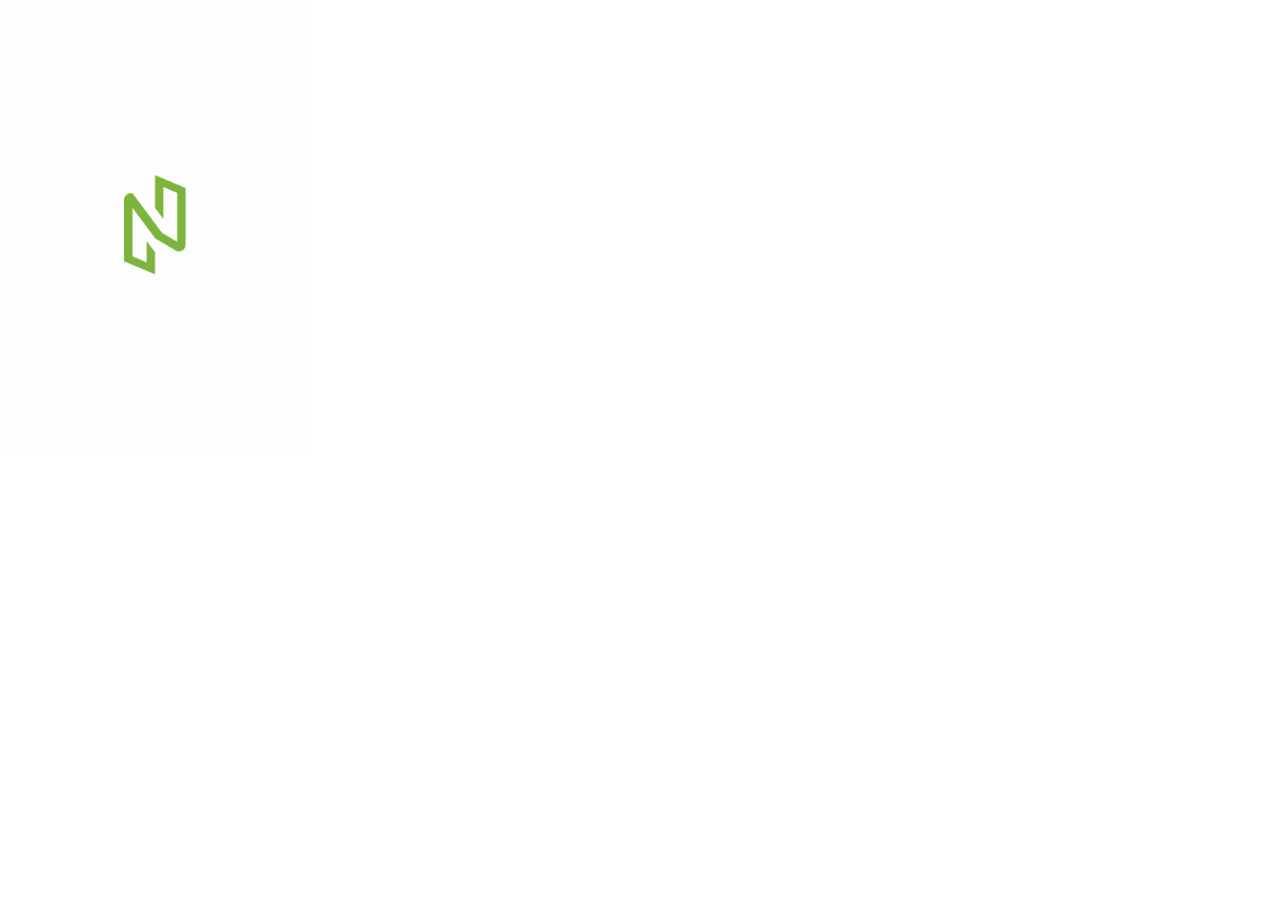
<file: activities/index.html>
<!--
  This is the popup  HTML file. It will appear whenever the user
  presses the extension button.  It just a plain old web page!
  But it can communicate with the background and content scripts
-->

<!DOCTYPE html>
<html>
  <head>
    <meta charset="UTF-8">
    <title>NULS Bridge</title>

    <script language="JavaScript" type="text/javascript" src="/library/jquery351.min.js"></script>

    <script language="JavaScript" src="jsupport/index.js" type="text/javascript"></script>

	<link rel="stylesheet" media="all" href="/css/base.css" type="text/css">
	<link rel="stylesheet" media="all" href="/css/style.css" type="text/css">

  </head>
  <body>
  
  <div class="container">
	<div class="centerbody">
		
		<center>
		<img src="/assets/nuls.png" height="100px" id="mainlogo"/>
		</center>

	</div>

  </div>
  
  </body>
</html>
</file>
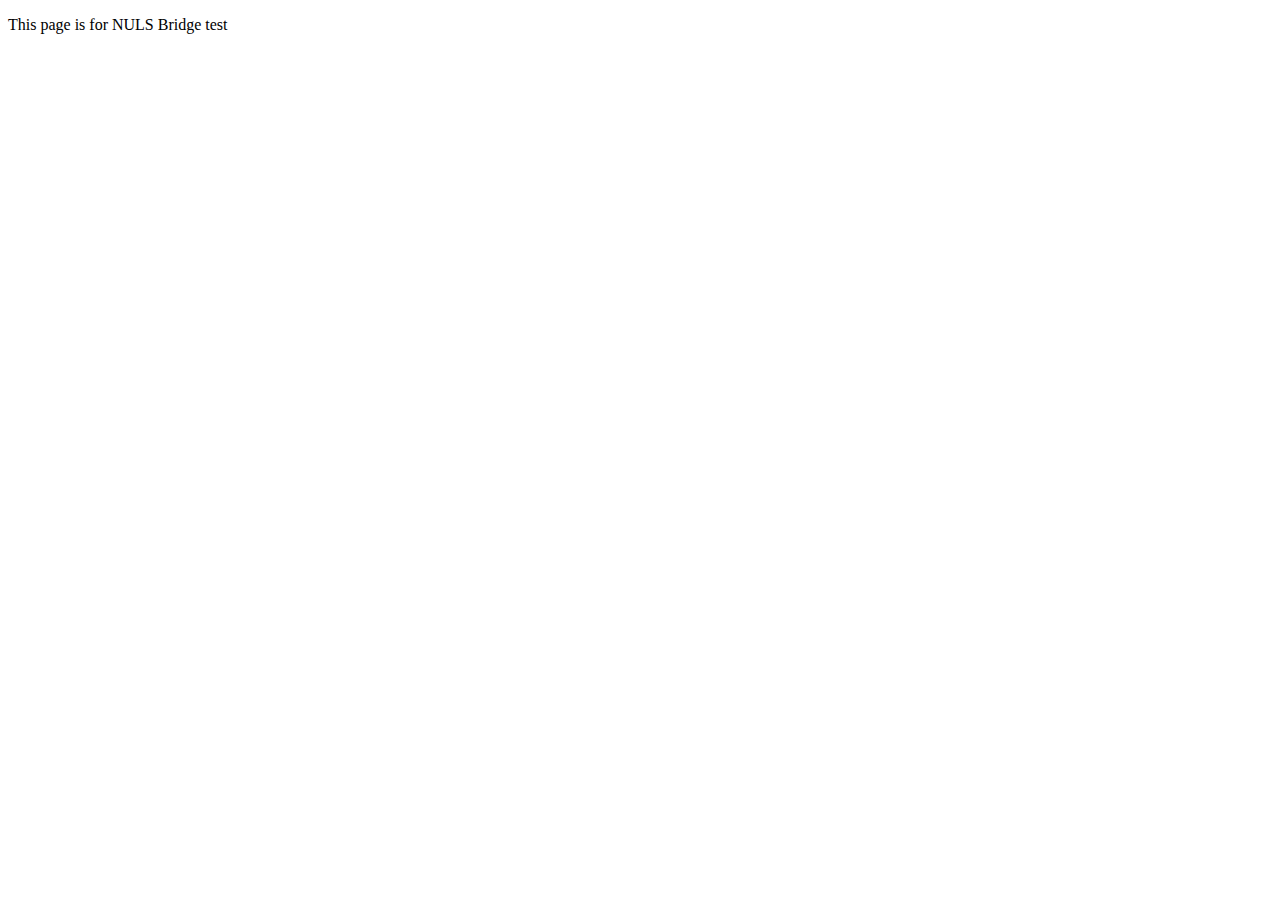
<file: test/index.html>
<!DOCTYPE html>
    <html lang="en">
        <head>
            <meta charset="UTF-8">
            <title>NULS Bridge Test</title>

        </head>
        <body onload="myFunction()">
            <p>This page is for NULS Bridge test</p>

			<script type="text/javascript">
                async function myFunction() {

                    if (typeof window.bridge !== 'undefined') {
                        console.log('Bridge is installed!');

                        // console.log(await bridge.isConnected());
                        if(!await bridge.isConnected()) {
                            console.log("Invoking Connection to Bridge");
                            console.log("Authorization ---> "+await bridge.enable());
                        }

                        // console.log("Switch Account ---> "+await bridge.switchAccount());
                        // await bridge.switchAccount();
                        var wallet = await bridge.getDefaultWallet();
                        console.log("Selected Address ---> "+ wallet.address);
                        console.log("Selected Chain ---> "+ wallet.chain_id);

                        //
                        // console.log("Connected to Bridge");
                        //
                        var coinbalance =
                            await bridge.getBalance(address="tNULSeBaMhmHrnX4XJHbZxR4ypRun52s1uYnJB", chainid=2, assetChainId=2);
                        var tokenbalance = await bridge.getTokenBalance("tNULSeBaMhmHrnX4XJHbZxR4ypRun52s1uYnJB", 2, "tNULSeBaNBWvMJc6RxtwabsDux3mgPjEKtb3Lm");
                        console.log("TokenBalance - " + JSON.stringify(tokenbalance));
                        console.log("CoinBalance - " + JSON.stringify(coinbalance));

                        // var inputs = {
                        //     "chainid": wallet.chain_id,
                        //     "contractAddress": "tNULSeBaN2TLFuecRgASzC7KdbfjhbGD9MthHQ",
                        //     "methodName": "issue",
                        //     "args": ["XCVGHNJ2134"],
                        //     "value": 0,
                        //     "sender": wallet.address
                        // };

                        var inputs = {
                            "chainid": wallet.chain_id,
                            "contractAddress": "tNULSeBaN95dabebc1YJiYDfaHaUvRjSFM9TXS",
                            "methodName": "storeVault",
                            "args": ["RNA"],
                            "value": 2 * 100000000,
                            "sender": wallet.address
                        };

                        console.log("Contract Write ---> "+JSON.stringify(await bridge.contractWrite(inputs)));

                        var callargs = {
                            "chainid": wallet.chain_id,
                            "contractAddress": "tNULSeBaN2TLFuecRgASzC7KdbfjhbGD9MthHQ",
                            "methodName": "isIssued",
                            "args": ["XCVGBHNJ1234"]
                        };

                        // console.log("Contract Call ---> "+JSON.stringify(await bridge.contractCall(callargs)));
                        //
                        // console.log("DeAuthorized ---> "+await bridge.disable());

                    } else {
                        console.log('Bridge is not installed!');
                    }

                }

			</script>


        </body>

    </html>
</file>
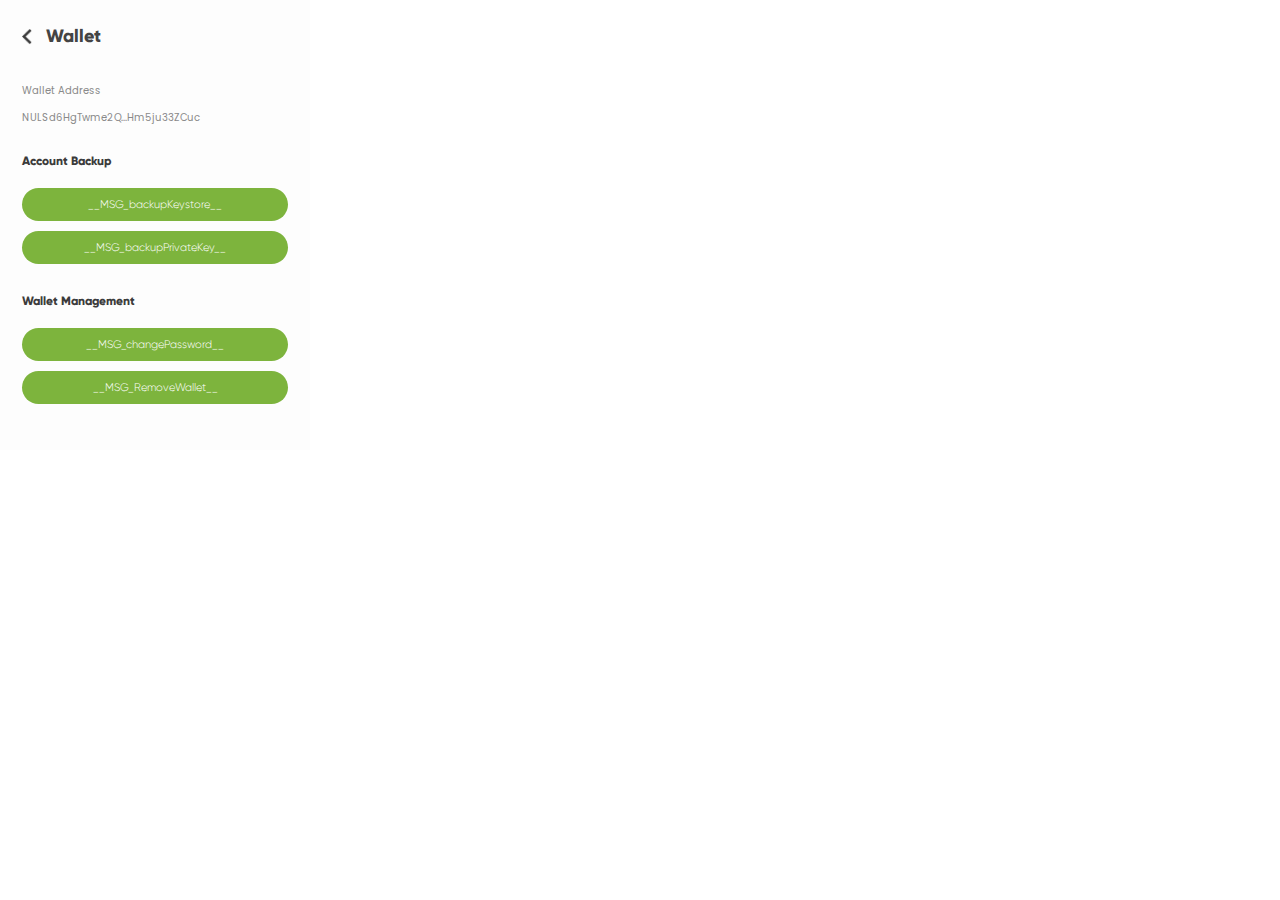
<file: activities/editwallet.html>
<!--
  This is the popup  HTML file. It will appear whenever the user
  presses the extension button.  It just a plain old web page!
  But it can communicate with the background and content scripts
-->

<!DOCTYPE html>
<html>
<head>
    <meta charset="UTF-8">
    <title>NULS Bridge</title>
    <script language="JavaScript" type="text/javascript" src="/library/jquery351.min.js"></script>
    <script src="/library/buffer.js" type="text/javascript"></script>

    <script src="/library/nuls-sdk.js" type="text/javascript"></script>
    <script src="/library/nuls-api.js" type="text/javascript"></script>
    <script src="jsupport/editwallet.js" type="text/javascript"></script>
    <script src="/library/utils.js" type="text/javascript"></script>
    <link href="https://fonts.googleapis.com/css2?family=Poppins:wght@200;400&display=swap" rel="stylesheet">

    <link rel="stylesheet" media="all" href="/css/base.css" type="text/css">
    <link rel="stylesheet" media="all" href="/css/style.css" type="text/css">

</head>
<body>

<div class="container">

    <nav>
        <a href="/activities/management.html"><img src="/assets/backsmall.png" width="10px" class="mrgr10 pointer"/></a>
        <span class="headbold" data-localize="__MSG_wallet__">Wallet</span>

        <div class="float-right">
            <div class="dropdown" style="float:right;">
            </div>
        </div>
    </nav>

    <div class="edit_container mrgt10">

        <p class="phead mrgb5" data-localize="__MSG_walletAddress__">Wallet Address</p>
        <span class="account_address" id="crnt_acc_address">NULSd6HgTwme2Q...Hm5ju33ZCuc</span>

        <br>
        <br>
        <div id="view_edwlt_home">
            <p class="pheadb mrgb10" data-localize="__MSG_accountBackup__">Account Backup</p>
            <button class="greencurvedlight mrgt10 wdth100 wlt_edit" id="wlt_keystore">__MSG_backupKeystore__</button>
            <button class="greencurvedlight mrgt10 wdth100 wlt_edit" id="wlt_prikey">__MSG_backupPrivateKey__</button>

            <p class="pheadb mrgb10 mrgt30" data-localize="__MSG_walletManagement__">Wallet Management</p>
            <button class="greencurvedlight mrgt10 wdth100" id="wlt_pass">__MSG_changePassword__</button>
            <button class="greencurvedlight mrgt10 wdth100 wlt_edit" id="wlt_delete">__MSG_RemoveWallet__</button>

        </div>
        <div id="view_edwlt_auth" class="hide">
            <p class="pheadb mrgb10" id="edit_auth_title" data-localize="__MSG_accountBackup__">Account Backup</p>
            <input type="password" id="edwlt_pass" placeholder="Enter Wallet Password"/>
            <input type="hidden" id="manage_action" value="">
            <p id="auth_error" class="perror mrgb15 mrgt5 hide"><img src="/assets/false.png" width="12" class="mrgr10"><span id="auth_error_message">Password Invalid!</span></p>
            <div class="mrgt10">
                <button class="greencurved mrgr3 closeview" style="background: #3b3b3b; width: 36.6%;" id="transaction_cancel">__MSG_cancel_Caps__</button>
                <button class="greencurved wdth60" id="transaction_confirm"><span id="trns_txt">__MSG_confirm_CAPS__</span><img src="/assets/forward.png" class="btn_ico mrgl10" id="trns_ico" width="10px"></button>
            </div>


            <div id="view_privatekey" class="mrgt20 hide">
                <p class="pheadb" data-localize="__MSG_privateKey__">Private Key</p>
                <input type="text" id="edwlt_prikey" placeholder="Your Wallet Private Key"/>
            </div>

        </div>
        <div id="view_edwlt_changepass" class="hide">
            <p class="pheadb" data-localize="__MSG_currentPassword__">Current Password</p>
            <input type="password" id="change_current" placeholder="Enter Current Wallet Password"/>
            <p class="pheadb mrgt10" data-localize="__MSG_enterNewPassword__">New Password</p>
            <input type="password" id="change_new" placeholder="Enter New Wallet Password"/>
            <p class="pheadb mrgt10" data-localize="__MSG_confirmNewPassword__">Confirm New Password</p>
            <input type="password" id="change_confirm" placeholder="Confirm New Wallet Password"/>
            <p id="change_error" class="perror mrgb15 mrgt5 hide"><img src="/assets/false.png" width="12" class="mrgr10"><span id="chagne_error_message">Password Invalid!</span></p>
            <p id="change_success" class="psuccess mrgb15 mrgt5 hide"><img src="/assets/true.png" width="12" class="mrgr10"><span id="chagne_success_message">Password Changed Successfully</span></p>

            <div class="mrgt10 mrgb15">
                <button class="greencurved mrgr3 closeview" style="background: #3b3b3b; width: 36.6%;" id="change_cancel">__MSG_cancel_Caps__</button>
                <button class="greencurved wdth60" id="passchange_confirm"><img src="/assets/change.png" class="btn_ico mrgr10" width="10px"><span>__MSG_change_CAPS__</span></button>
            </div>

        </div>

    </div>
</div>
<script src="jsupport/localize.js" type="text/javascript"></script>

</body>
</html>
</file>
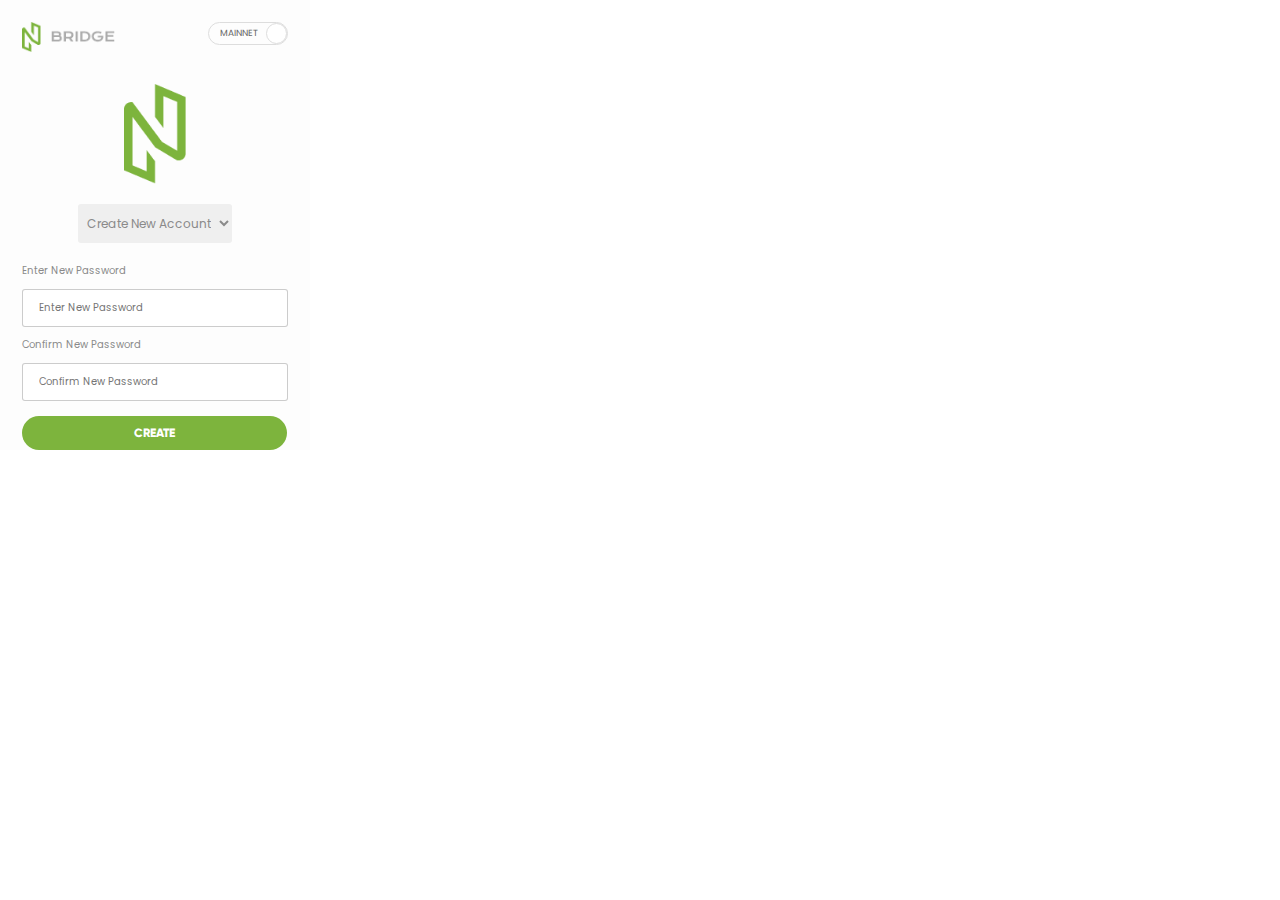
<file: activities/gettingstarted.html>
<!--
  This is the popup  HTML file. It will appear whenever the user
  presses the extension button.  It just a plain old web page!
  But it can communicate with the background and content scripts
-->

<!DOCTYPE html>
<html>
  <head>
    <meta charset="UTF-8">
    <title>NULS Bridge</title>

  	<script src="/library/buffer.js" type="text/javascript"></script>
  	<script src="/library/nuls-sdk.js" type="text/javascript"></script>
    <script language="JavaScript" type="text/javascript" src="/library/jquery351.min.js"></script>

    <script src="jsupport/gettingstarted.js" type="text/javascript"></script>
	<link href="https://fonts.googleapis.com/css2?family=Poppins:wght@200;400&display=swap" rel="stylesheet">

	<link rel="stylesheet" media="all" href="/css/base.css" type="text/css">
	<link rel="stylesheet" media="all" href="/css/style.css" type="text/css">

  </head>
  <body>
  
  <div class="container">
	  <nav>
		  <a href="/activities/index.html"><img src="/assets/bridge.png" height="30px"/></a>
		  <div class="float-right">
			  <div class="onoffswitch">
				  <input type="checkbox" name="onoffswitch" class="onoffswitch-checkbox" id="myonoffswitch" tabindex="0" checked>
				  <label class="onoffswitch-label" for="myonoffswitch">
					  <span class="onoffswitch-inner"></span>
					  <span class="onoffswitch-switch"></span>
				  </label>
			  </div>
		  </div>
	  </nav>
		
		
	<div class="mainbody">
		
		<center>
		<img src="/assets/nuls.png" height="100px" id="mainlogo"/>
		
		<select class="getstart_select" id="newaccounttype">
			<option value="new_account" data-localize="__MSG_createNewAccount__">Create New Account</option>
			<option value="private_key" data-localize="__MSG_importPrivateKey__">Import Private Key</option>
			<option value="keystore" data-localize="__MSG_importKeystore__">Import Keystore</option>
		</select>
		
		</center>
		
		<div>
			<div id="gs_view_createaccount" class="">
				<p class="phead" data-localize="__MSG_enterNewPassword__">Enter New Password</p>
				<input type="password" id="createaccount_newpass" placeholder="Enter New Password"/>
				
				<p class="phead" data-localize="__MSG_confirmNewPassword__">Confirm New Password</p>
				<input type="password" id="createaccount_confirmpass" placeholder="Confirm New Password"/>
				<p id="createaccount_error" class="perror mrgb5 hide"><img src="/assets/false.png" width="12" class="mrgr10"><span id="createaccount_error_message">Mismatch Password!</span></p>
				<button class="greencurved mrgt5" id="btn_createaccount" style="width:99.6%;" data-localize="__MSG_create_Caps__">CREATE</button>

			</div>

			<div id="gs_view_importpkey" class="hide">
				<p class="phead" data-localize="__MSG_enterYourPrivateKey__">Enter Private Key</p>
				<textarea placeholder="Enter Private Key" id="import_pri"></textarea>
				
				<p class="phead" data-localize="__MSG_enterNewPassword__">Enter New Password</p>
				<input type="password" placeholder="Enter New Password" id="import_newpass"/>
				
				<p class="phead" data-localize="__MSG_confirmNewPassword__">Confirm New Password</p>
				<input type="password" placeholder="Confirm New Password" id="import_confirmpass"/>
				<p id="import_error" class="perror mrgb5 hide"><img src="/assets/false.png" width="12" class="mrgr10"><span id="import_error_message">Private Key Invalid!</span></p>
				<button class="greencurved wdth100 mrgt5" id="btn_privatekey" data-localize="__MSG_importAccount_Caps__">IMPORT ACCOUNT</button>

			</div>
			<div id="gs_view_keystore" class="hide">
				<input type="file" id="upload_keystore_file" class="hide" accept=".keystore"/>
				<div class="filedrop" id="upload_keystore">
					<center>
						<img src="/assets/fileupload.png" height="70px" id="keystore_done"/>
						<p class="phead mrgt10" data-localize="__MSG_clickToUploadKeyStoreFile__">Click to Upload KeyStore File</p>
					</center>
				</div>
				<div id="keystore_pass_view" class="hide">
				<input type="password" class="mrgt20" placeholder="Enter keystore Password" id="keystore_pass"/>
				<p id="keystore_error" class="perror mrgb5 hide"><img src="/assets/false.png" width="12" class="mrgr10"><span id="keystore_error_message">Incorrect Password!</span></p>
				<button class="greencurved wdth100 mrgt5" id="btn_keystore" data-localize="__MSG_importKeyStore_Caps__">IMPORT KEYSTORE</button>
				</div>


			</div>
			
		</div>
		
		
	</div>
		
		<br>
	  

  </div>
  <script src="jsupport/localize.js" type="text/javascript"></script>

  </body>
</html>
</file>
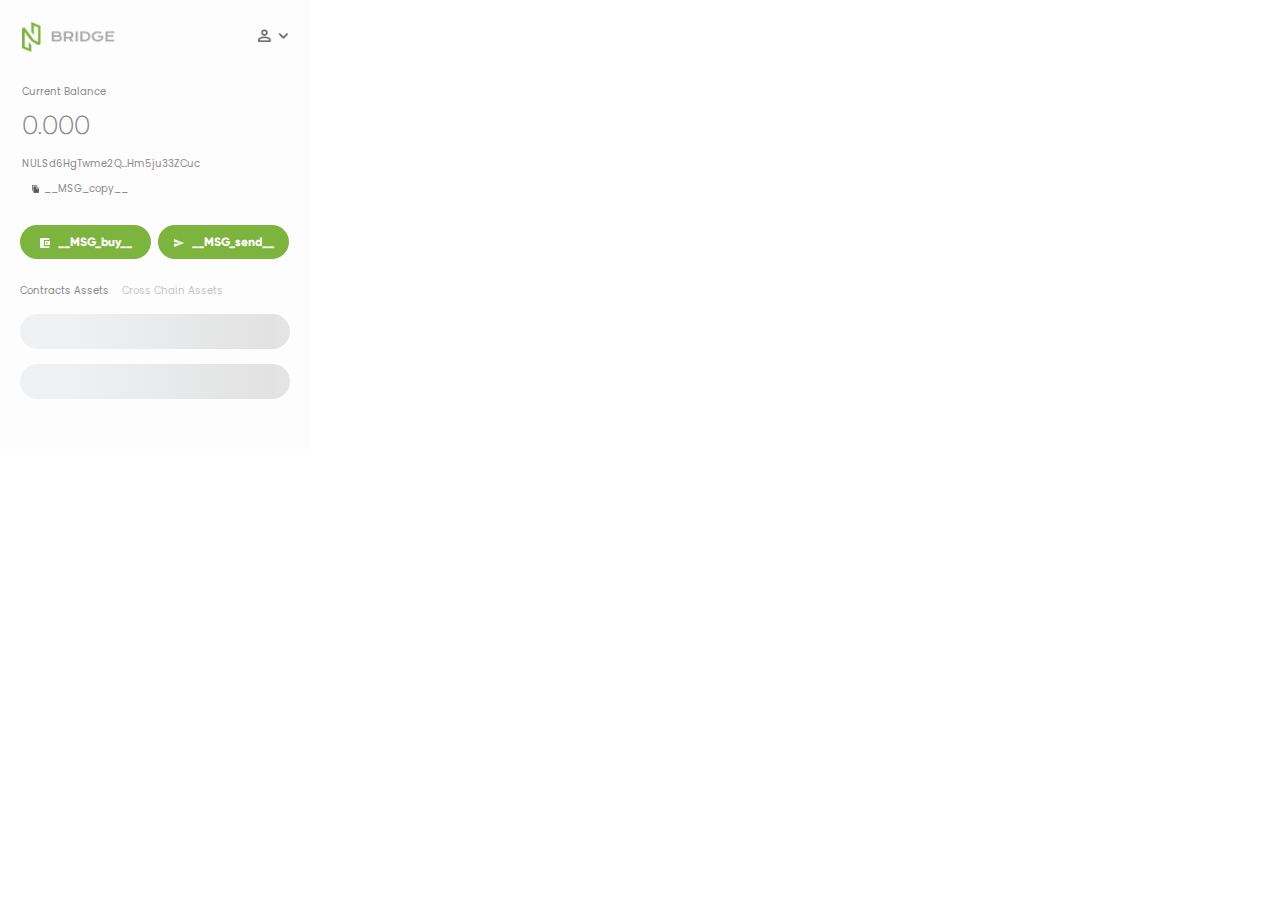
<file: activities/home.html>
<!DOCTYPE html>
<html>
  <head>
    <meta charset="UTF-8">
    <title>NULS Bridge</title>
    <script language="JavaScript" type="text/javascript" src="/library/jquery351.min.js"></script>
	  <script src="/library/buffer.js" type="text/javascript"></script>

    <script src="/library/nuls-sdk.js" type="text/javascript"></script>
    <script src="/library/nuls-api.js" type="text/javascript"></script>
    <script src="jsupport/home.js" type="text/javascript"></script>
    <script src="/library/utils.js" type="text/javascript"></script>
	<link href="https://fonts.googleapis.com/css2?family=Poppins:wght@200;400&display=swap" rel="stylesheet">

	<link rel="stylesheet" media="all" href="/css/base.css" type="text/css">
	<link rel="stylesheet" media="all" href="/css/style.css" type="text/css">

  </head>
  <body>
  
  <div class="container" id="bridgeapp">

	  <nav>
		  <img src="/assets/bridge.png" height="30px" id="nulslogo"/>
		  <div class="float-right">
			  <div class="dropdown" style="float:right;">
		  		<img src="/assets/accounts.png" width="30px" id="showAccounts" class="dropbtn pointer" />

				  <div id="myDropdown" class="dropdown-content">

					  <div id="menuview_testnet" class="mrgt9">
						  <p class="menuheadp">Test Network</p>
						  <p class="navmenu_low" id="def_test_wallet">No accounts found...</p>
					  </div>
					  <div id="menuview_mainnet" class="mrgt15">
						  <p class="menuheadp">Main Network</p>
						  <p class="navmenu_low" id="def_main_wallet">No accounts found...</p>
					  </div>
					  <div id="menuview_all" class="mrgt15 mrgb5">
						  <p class="menuheadp">Other</p>

					  </div>

				  </div>

			  </div>
		  </div>
	  </nav>

	<div class="view_home">
		<div class="mainbody">
			<p class="phead" data-localize="__MSG_currentBalance__">Current Balance</p>
			<p class="coinbalance" id="coinbalance">0.000</p>
			<div>
				<span class="account_address mrgt20" id="crnt_acc_address">NULSd6HgTwme2Q...Hm5ju33ZCuc</span>
				<input id="fulladdress" type="hidden" value="">

				<div class="tooltip mrgb5">
					<span class="tooltiptext" id="myTooltip">__MSG_copyAddress__</span>
					<span class="account_address pointer" id="copyAddress"><img src="/assets/copy.png" class="copy_ico" width="7px">__MSG_copy__</span>
				</div>
			</div>


		</div>
		<div class="wallet_action">
			<button class="greencurved mrgr3 wdthbutton" id="buynuls"><img src="/assets/buy.png" class="btn_ico" width="10px"> __MSG_buy__</button>
			<button class="greencurved wdthbutton" id="sendNuls"><img src="/assets/send.png" class="btn_ico" width="10px"> __MSG_send__</button>
		</div>

		<div class="assets_view" id="assets_container">

			<p class="phead mrgb15"><span class="mrgr10 assetsview pointer" id="tokens" data-localize="__MSG_contractsAssets__">Contracts Assets </span> <span class="op5 assetsview pointer" id="crosschain" data-localize="__MSG_crossChainAssets__"> Cross Chain Assets</span></p>
			<div id="list_token">
				<div id="loader_token">
					<div class="covershim animate din mrgt12 mrgb15" style="height: 35px"></div>
					<div class="covershim animate din mrgb15" style="height: 35px"></div>
				</div>
				<div id="tokenslist">

				</div>
			</div>
			<div id="list_crosschain" class="hide">
				<div id="loader_crosschain">
					<div class="covershim animate din mrgt12 mrgb15" style="height: 35px"></div>
					<!--					<div class="covershim animate din mrgb15" style="height: 35px"></div>-->
				</div>
				<div id="crosschainlist">

				</div>
			</div>
		</div>

<!--		<div class="status_view mrgb15">-->
<!--			<div class="status left mrgr5"></div><span class="left phead">Site Connected</span>-->
<!--			<br>-->
<!--			<div class="status left mrgr5"></div><span class="left phead">Main Network</span>-->
<!--		</div>-->

	</div>
	<div class="view_receive hide">
		<p class="phead mrgb15">Scan QR and Send Nuls / Token</p>
		<span class="account_address mrgt20" id="crnt_qr_address">NULSd6HgTwme2Q...Hm5ju33ZCuc</span>


	</div>

  </div>
  <script src="jsupport/localize.js" type="text/javascript"></script>

  </body>
</html>
</file>
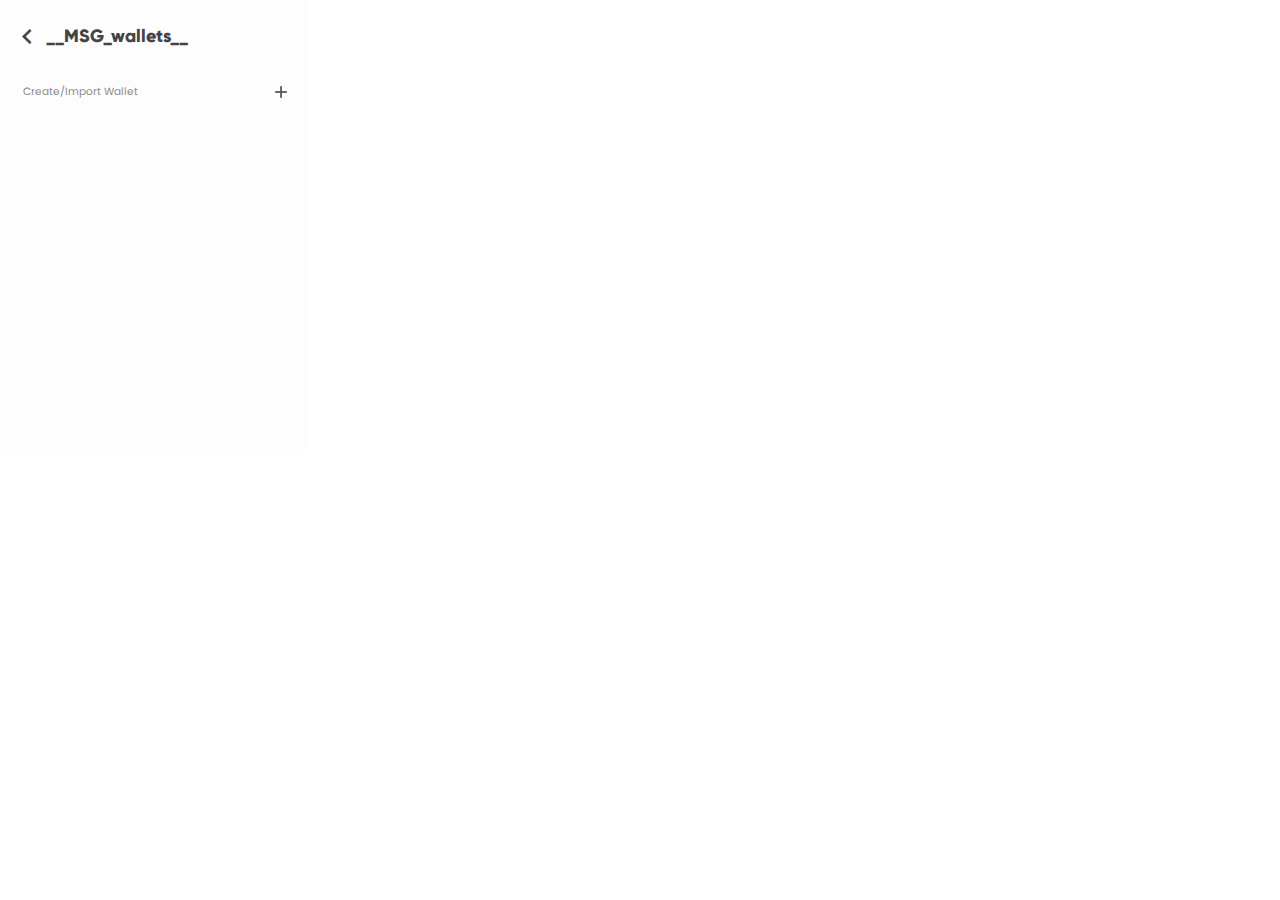
<file: activities/management.html>
<!--
  This is the popup  HTML file. It will appear whenever the user
  presses the extension button.  It just a plain old web page!
  But it can communicate with the background and content scripts
-->

<!DOCTYPE html>
<html>
<head>
    <meta charset="UTF-8">
    <title>NULS Bridge Management</title>
    <script language="JavaScript" type="text/javascript" src="/library/jquery351.min.js"></script>

    <script src="/library/buffer.js" type="text/javascript"></script>
    <script src="/library/nuls-sdk.js" type="text/javascript"></script>
    <script src="/library/nuls-api.js" type="text/javascript"></script>
    <script src="/activities/jsupport/management.js" type="text/javascript"></script>
    <script src="/library/utils.js" type="text/javascript"></script>
    <link href="https://fonts.googleapis.com/css2?family=Poppins:wght@200;400&display=swap" rel="stylesheet">

    <link rel="stylesheet" media="all" href="/css/base.css" type="text/css">
    <link rel="stylesheet" media="all" href="/css/style.css" type="text/css">

</head>
<body>

<div class="container">

    <nav>
        <a href="/activities/settings.html"><img src="/assets/backsmall.png" width="10px" class="mrgr10 pointer"/></a>
        <span class="headbold">__MSG_wallets__</span>
        <div class="float-right">
            <div class="dropdown" style="float:right;">
            </div>
        </div>
    </nav>

    <div class="settings_container">

        <div id="wallet_list_container">

        </div>

        <a href="/activities/gettingstarted.html">
            <div class="wallet_list">
                <table width="100%" border="0">
                    <tr>
                        <td>
                            <p data-localize="__MSG_createImportWallet__">Create/Import Wallet</p>
                        </td>
                        <td class="align-right"><img src="/assets/add.png" width="12"></td>
                    </tr>
                </table>
            </div>
        </a>


    </div>
</div>
<script src="jsupport/localize.js" type="text/javascript"></script>

</body>
</html>
</file>
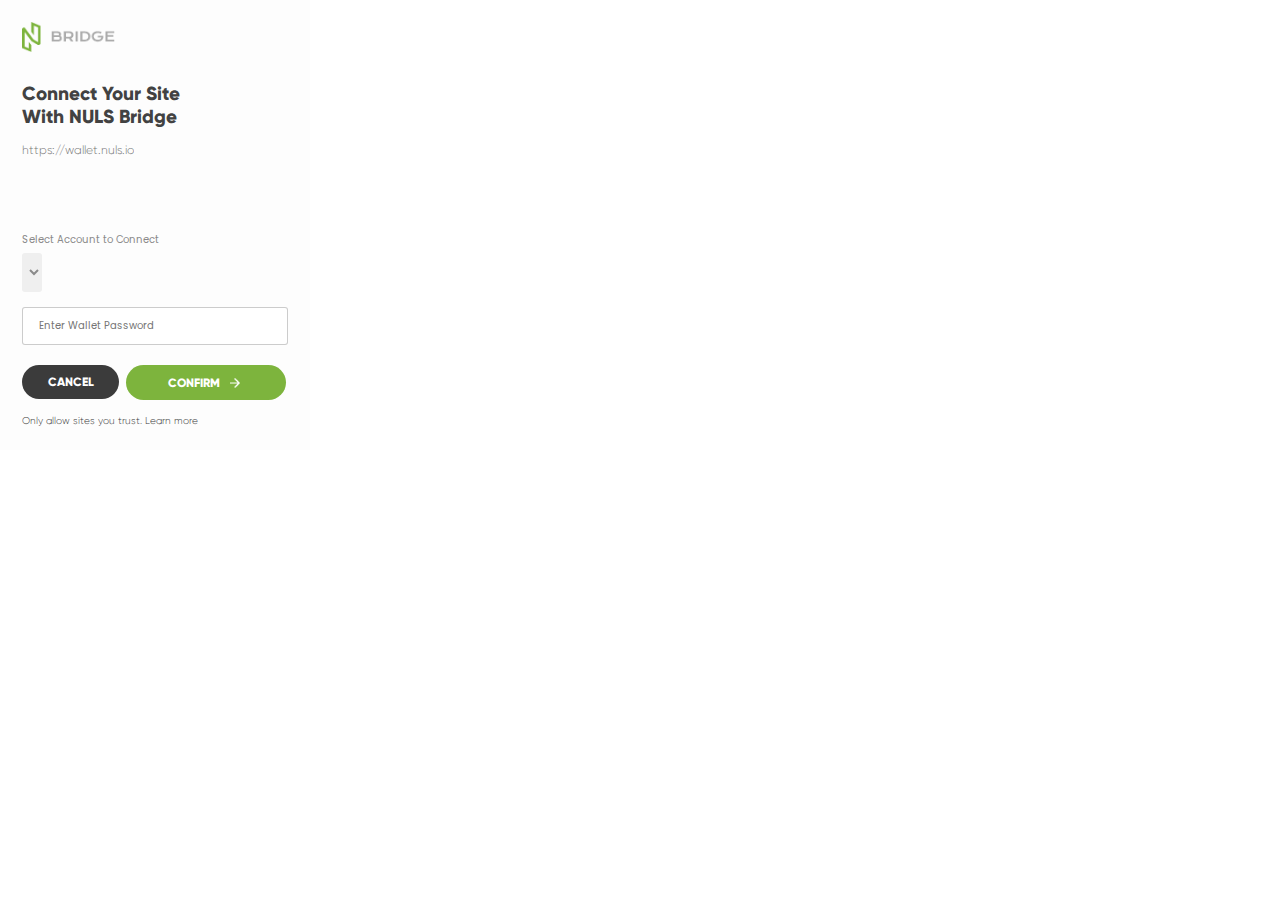
<file: activities/permission.html>
<!--
  This is the popup  HTML file. It will appear whenever the user
  presses the extension button.  It just a plain old web page!
  But it can communicate with the background and content scripts
-->

<!DOCTYPE html>
<html>
  <head>
    <meta charset="UTF-8">
    <title>NULS Bridge Connection</title>
    <script language="JavaScript" type="text/javascript" src="/library/jquery351.min.js"></script>

    <script src="/library/buffer.js" type="text/javascript"></script>
    <script src="/library/nuls-sdk.js" type="text/javascript"></script>
    <script src="/library/nuls-api.js" type="text/javascript"></script>
    <script src="jsupport/permission.js" type="text/javascript"></script>
    <script src="/library/utils.js" type="text/javascript"></script>
	  <script src="/library/lottie.js" type="text/javascript"></script>
	<link href="https://fonts.googleapis.com/css2?family=Poppins:wght@200;400&display=swap" rel="stylesheet">

	<link rel="stylesheet" media="all" href="/css/base.css" type="text/css">
	<link rel="stylesheet" media="all" href="/css/style.css" type="text/css">

  </head>
  <body>
  
  <div class="container">
		
	<div class="view_home" id="view_invoke_home">
		<div class="mainbody">
			<img src="/assets/bridge.png" height="30px" id="nulslogo"/>
			<p class="bighead mrgt30 mrgb15" id="permission_title">Connect Your Site <br>With NULS Bridge</p>
			<p class="pheadl op7" id="invokedDomain">https://wallet.nuls.io</p>

			<br>
			<br>
			<br>
			<p class="phead mrgb5" id="permission_desc">Select Account to Connect</p>
			<select class="bridge_select mrgt20" id="selectAccount">
			</select>
			<input type="password" class="mrgt15" id="invoking_pass" placeholder="Enter Wallet Password"/>

			<p id="auth_error" class="perror mrgb15 mrgt5 hide"><img src="/assets/false.png" width="12" class="mrgr10"><span id="auth_error_message">Password Incorrect!</span></p>
			<div class="mrgt10">
				<button class="greencurved mrgr3 closeview" style="background: #3b3b3b; width: 36.6%;" id="transaction_cancel">CANCEL</button>
				<button class="greencurved wdth60" id="invoke_confirm"><span id="trns_txt">CONFIRM</span><img src="/assets/forward.png" class="btn_ico mrgl10" id="trns_ico" width="10px"></button>
			</div>
			<p class="pheadl mrgt15" style="font-size: 10px">Only allow sites you trust. Learn more</p>

		</div>
	</div>


	  <div id="view_invoke_success" class="hide">
		  <center>
			  <br>
			  <p class="bighead mrgt30 mrgb15">Site Connected</p>
			  <p class="pheadl op7" id="invokedDomain2">Locating domain...</p>
			  <lottie-player src="/assets/success.json"  background="transparent"  speed="1"  style="width: 150px; height: 150px;margin: 15px auto auto auto"    autoplay></lottie-player>
			  <br>
			  <button class="greencurved" style="background: #3b3b3b; width: 36.6%;" id="close_window">CLOSE</button>

		  </center>
	  </div>

	  <input type="hidden" id="invokingDomain" value="">

  </div>
<!--  <script src="jsupport/localize.js" type="text/javascript"></script>-->

  </body>
</html>
</file>
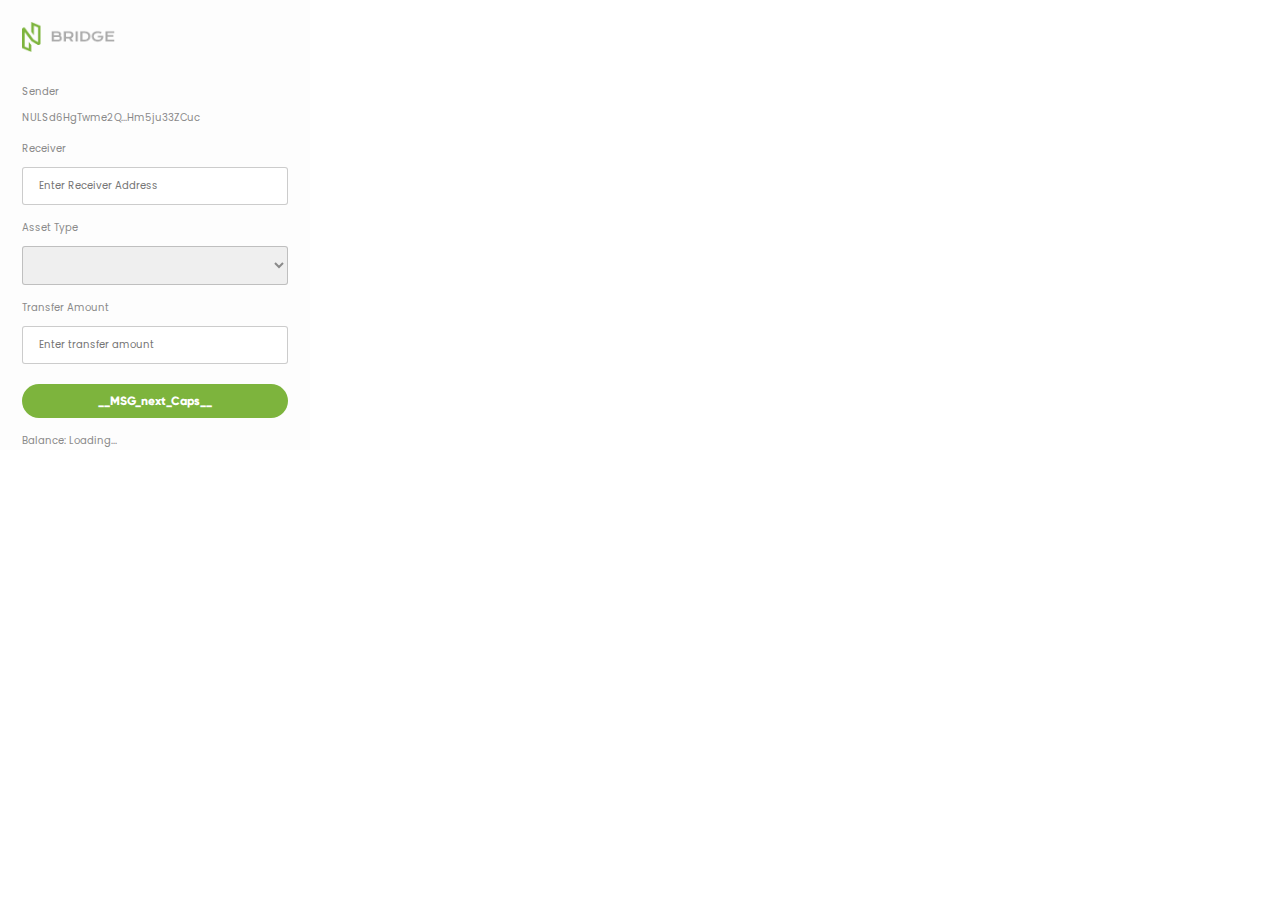
<file: activities/send.html>
<!--
  This is the popup  HTML file. It will appear whenever the user
  presses the extension button.  It just a plain old web page!
  But it can communicate with the background and content scripts
-->

<!DOCTYPE html>
<html>
  <head>
    <meta charset="UTF-8">
    <title>Nuls Bridge</title>
    <script language="JavaScript" type="text/javascript" src="/library/jquery351.min.js"></script>

    <script src="/library/bignumber.js" type="text/javascript"></script>
    <script src="/library/buffer.js" type="text/javascript"></script>
    <script src="/library/serializers.js" type="text/javascript"></script>
    <script src="/library/nuls-sdk.js" type="text/javascript"></script>
    <script src="/library/nuls-api.js" type="text/javascript"></script>
    <script src="jsupport/send.js" type="text/javascript"></script>
    <script src="/library/utils.js" type="text/javascript"></script>
    <script src="/library/lottie.js" type="text/javascript"></script>
	<link href="https://fonts.googleapis.com/css2?family=Poppins:wght@200;400&display=swap" rel="stylesheet">

	<link rel="stylesheet" media="all" href="/css/base.css" type="text/css">
	<link rel="stylesheet" media="all" href="/css/style.css" type="text/css">

  </head>
  <body>
  
  <div class="container">
      
	<nav>
	  <a href="/activities/home.html"><img src="/assets/bridge.png" height="30px" id="nulslogo"/></a>
	  <div class="float-right hide">
		  <div class="dropdown" style="float:right;">
			<img src="/assets/accounts.png" width="30px" id="showAccounts" class="dropbtn pointer" />
			  <div id="myDropdown" class="dropdown-content">
			  </div>
		  </div>
	  </div>
	</nav>
		
		
	<div class="mainbody">
		<div id="view_send_home" class="">
			<p class="phead" data-localize="__MSG_sender__">Sender</p>
			<p class="account_address mrgt10" id="sender_address">NULSd6HgTwme2Q...Hm5ju33ZCuc</p>

			<p class="phead mrgt15" data-localize="__MSG_receiver__">Receiver</p>
			<input type="text" id="cryp_receiver" placeholder="Enter Receiver Address"/>

			<p class="phead mrgt5" data-localize="__MSG_assetType__">Asset Type</p>
			<select class="wdth100" id="assetlist">
			</select>

			<p class="phead mrgt5" data-localize="__MSG_transferAmount__">Transfer Amount</p>
			<input type="number" id="cryp_amount" placeholder="Enter transfer amount"/>

			<input type="hidden" id="cryp_balance" value="0">
			<input type="hidden" id="cryp_sender" value="0">

			<p id="transfer_error" class="perror mrgt10 mrgb5 hide"><img src="/assets/false.png" width="12" class="mrgr10"><span id="transfer_error_message">Mismatch Password!</span></p>
			<button class="greencurved wdth100 mrgt10" id="transaction_review">__MSG_next_Caps__</button>
			<p class="phead mrgt15 mrgb15">Balance: <span id="send_balance">Loading...</span></p>


		</div>

		<div id="view_send_review" class="hide">
			<p class="phead" data-localize="__MSG_sender__">Sender</p>
			<p class="phead mrgt7" id="rev_sender"></p>

			<p class="phead mrgt15" data-localize="__MSG_receiver__">Receiver</p>
			<p class="phead mrgt7" id="rev_receiver"></p>

			<p class="phead mrgt15" data-localize="__MSG_transferAmount__">Amount</p>
			<p class="pvalue mrgt7" id="rev_amount"></p>

			<p class="phead mrgt15" data-localize="__MSG_fee__">Fee</p>
			<p class="pvalue mrgt7 mrgb10" id="rev_fee">Calculating...</p>

			<p class="phead mrgt15" data-localize="__MSG_walletPassword__">Wallet Password</p>
			<input type="password" id="send_pass" placeholder="Enter Wallet Password"/>
			<p id="send_error" class="perror mrgt5 mrgb15 hide"><img src="/assets/false.png" width="12" class="mrgr10"><span id="send_error_message">Mismatch Password!</span></p>
			<div class="mrgt10 mrgb15">
				<button class="greencurved mrgr3" style="background: #3b3b3b; width: 36.6%;" id="transaction_cancel">__MSG_cancel_Caps__</button>
				<button class="greencurved wdth60" id="transaction_confirm"><img src="/assets/send.png" class="btn_ico mrgr10" id="trns_ico" width="10px"><span id="trns_txt">__MSG_transfer_Caps__</span></button>
			</div>
		</div>

		<div id="view_send_success" class="hide">
			<center>
				<lottie-player src="/assets/success.json"  background="transparent"  speed="1"  style="width: 150px; height: 150px;margin: 15px auto auto auto"    autoplay></lottie-player>
				<p class="phead mrgt20 mrgb10 underline pointer" id="openscan">Open Transaction Status<br>in Nulscan.io</p>
				<input type="hidden" id="txhash" value="">
<!--				<button class="greencurved mrgt15 mrgb10 wdth60" id="transaction_result">SHOW TRANSACTION</button>-->
				<br>
				<button class="greencurved" style="background: #3b3b3b; width: 36.6%;" id="close_send">__MSG_home_Caps__</button>

			</center>
		</div>

	</div>

  </div>

  <script src="jsupport/localize.js" type="text/javascript"></script>

  </body>
</html>
</file>
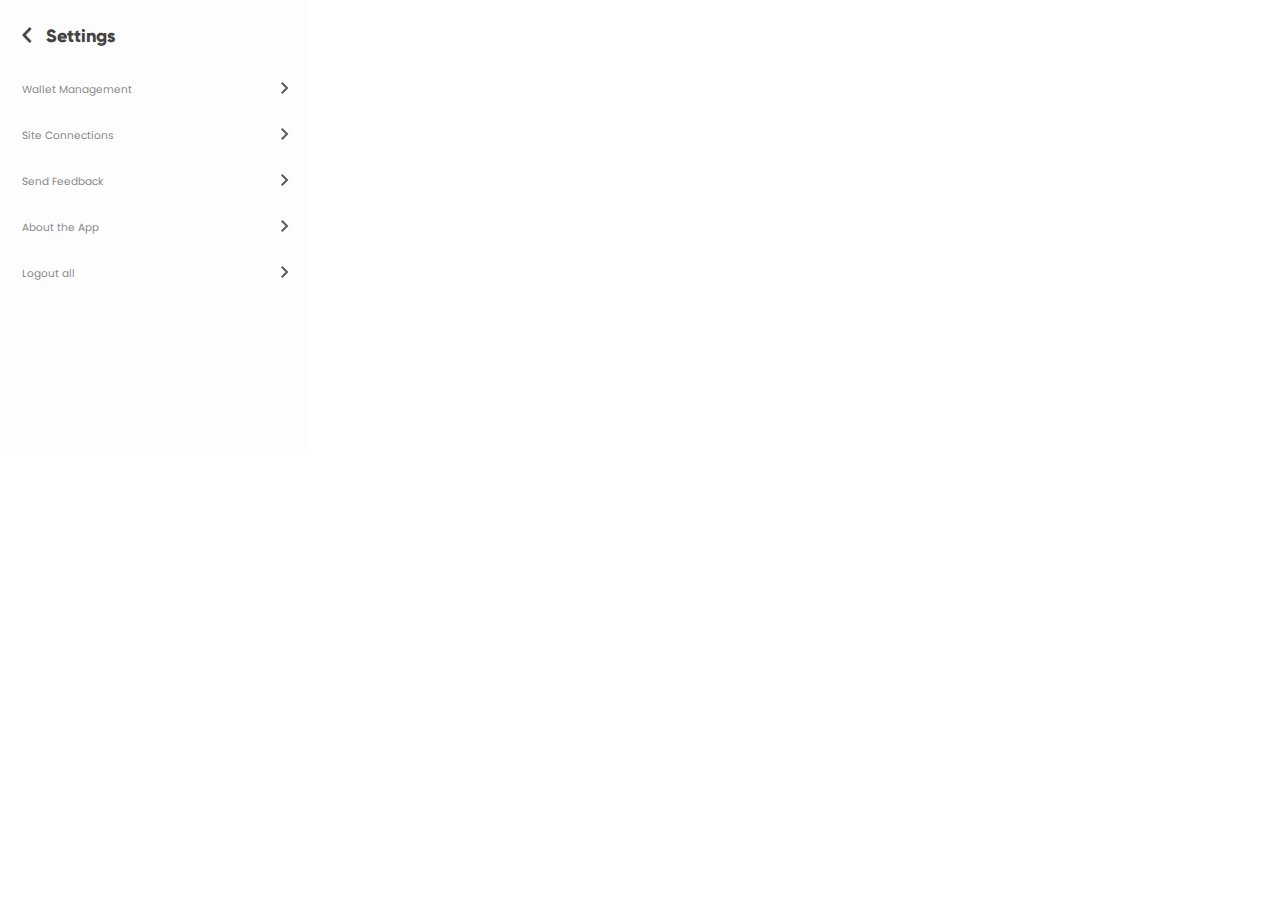
<file: activities/settings.html>
<!--
  This is the popup  HTML file. It will appear whenever the user
  presses the extension button.  It just a plain old web page!
  But it can communicate with the background and content scripts
-->

<!DOCTYPE html>
<html>
<head>
    <meta charset="UTF-8">
    <title>NULS Bridge Settings</title>
    <script language="JavaScript" type="text/javascript" src="/library/jquery351.min.js"></script>

    <script src="jsupport/settings.js" type="text/javascript"></script>
    <script src="/library/utils.js" type="text/javascript"></script>
    <link href="https://fonts.googleapis.com/css2?family=Poppins:wght@200;400&display=swap" rel="stylesheet">

    <link rel="stylesheet" media="all" href="/css/base.css" type="text/css">
    <link rel="stylesheet" media="all" href="/css/style.css" type="text/css">

</head>
<body>

<div class="container">

    <nav>
        <img src="/assets/backsmall.png" width="10px" id="settingsback" class="mrgr10 pointer"/>
        <span class="headbold" id="settitle">Settings</span>
        <div class="float-right">
            <div class="dropdown" style="float:right;">
            </div>
        </div>
    </nav>

    <div class="settings_container" id="view_settings_container">
        <a href="/activities/management.html">
        <div class="settings_menu settings_menu_grp">
            <p class="left" data-localize="__MSG_walletManagement__">Wallet Management</p>
            <img class="left" src="/assets/extend.png" width="8">
        </div>
        </a>
<!--		<div class="settings_menu">-->
<!--            <p class="left">Currency Conversion</p>-->
<!--            <img class="left" src="assets/extend.png" width="8">-->
<!--        </div>-->
<!--		<div class="settings_menu" id="goSetLanguage">-->
<!--            <p class="left">Language</p>-->
<!--            <img class="left" src="assets/extend.png" width="8">-->
<!--        </div>-->
        <div class="settings_menu settings_menu_grp" id="goSetConnections">
            <p class="left" data-localize="__MSG_siteConnections__">Site Connections</p>
            <img class="left" src="/assets/extend.png" width="8">
        </div>

<!--		<div class="settings_menu settings_menu_grp" id="goOpenAbout">-->
<!--            <p class="left" data-localize="__MSG_checkForUpdates__">Check for Updates</p>-->
<!--            <img class="left" src="/assets/extend.png" width="8">-->
<!--        </div>-->
		<div class="settings_menu settings_menu_grp" id="goSetFeedback">
            <p class="left" data-localize="__MSG_sendFeedback__">Send Feedback</p>
            <img class="left" src="/assets/extend.png" width="8">
        </div>
        <div class="settings_menu settings_menu_grp" id="goOpenAbout">
            <p class="left" data-localize="__MSG_aboutTheApp__">About the App</p>
            <img class="left" src="/assets/extend.png" width="8">
        </div>
		<div class="settings_menu settings_menu_grp" id="goSetLogout">
            <p class="left" data-localize="__MSG_logoutAll__">Logout all</p>
            <img class="left" src="/assets/extend.png" width="8">
        </div>
    </div>

    <div id="view_language" class="hide subsettings">
        <p class="left settings_head mrgb5">Currency Conversion</p>
        <select class="wdth100" id="locale_list">
            <option value="en">English</option>
            <option value="zh_CN">Chinese</option>
            <option value="ta">Tamil</option>
        </select>
        <div class="mrgt5 mrgb15">
            <button class="greencurved mrgr3" style="background: #3b3b3b; width: 36.6%;" id="local_close">__MSG_close_Caps__</button>
            <button class="greencurved wdth60" id="locale_confirm"><img src="/assets/send.png" class="btn_ico mrgr10" id="trns_ico" width="10px"><span id="trns_txt">__MSG_change_Caps__</span></button>
        </div>
    </div>

    <div id="view_connections" class="hide subsettings">

        <div id="connectionlist"></div>

    </div>

    <div id="view_version" class="hide subsettings" style="padding: 30px">

        <center>

            <img src="/assets/nuls.png" height="100px" id="mainlogo"/>
            <br>
            <img class="mrgt30" src="/assets/bridge_single.png" width="74"/>

            <p class="phead mrgt30 op7">NULS Bridge Designed and Build with Love with NULS Blockchain Technology</p>

            <button class="greencurved wdth60 mrgt20 settings_menu_grp" id="goViewGithub">GitHub</button>
            <p class="pheadl mrgt20" id="appversion">v0.4.3</p>

        </center>

    </div>




    <div id="confirmView" class="modal">

        <!-- Modal content -->
        <div class="modal-content">
            <p class="headbold mrgb10">Confirm Login</p>
            <p class="phead mrg10">Please take backup of all your account in this wallet.
                By Logging out, I confirm that all wallet will be cleared with no backups.</p>
            <button class="greencurved wdth60 mrgt10 settings_menu_grp" id="goConfirmLogout">I'm Sure, Logout</button>
        </div>

    </div>


</div>
<script src="jsupport/localize.js" type="text/javascript"></script>

</body>
</html>
</file>
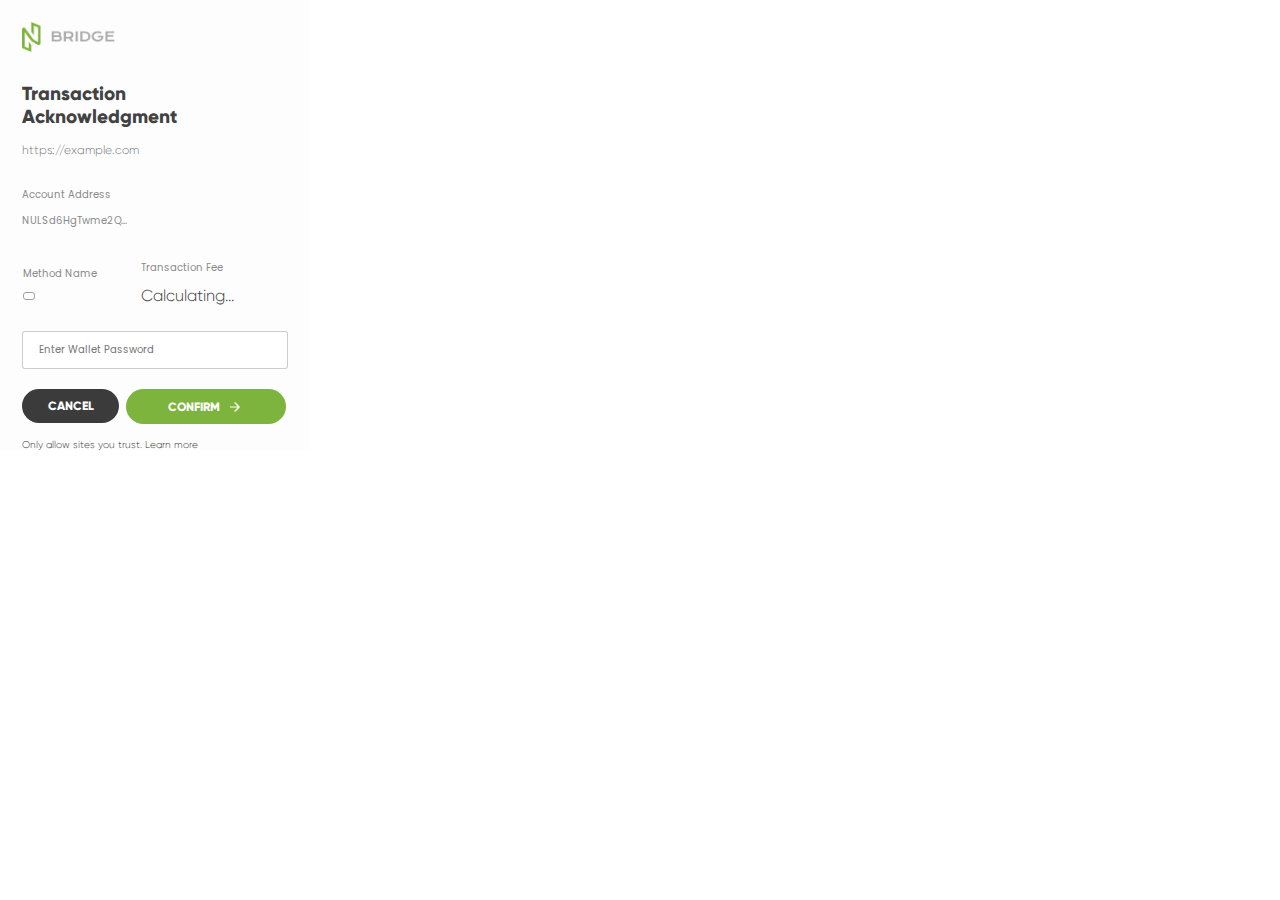
<file: activities/transaction.html>
<!--
  This is the popup  HTML file. It will appear whenever the user
  presses the extension button.  It just a plain old web page!
  But it can communicate with the background and content scripts
-->

<!DOCTYPE html>
<html>
  <head>
    <meta charset="UTF-8">
    <title>NULS Bridge Transaction</title>
    <script language="JavaScript" type="text/javascript" src="/library/jquery351.min.js"></script>

    <script src="/library/bignumber.js" type="text/javascript"></script>
    <script src="/library/buffer.js" type="text/javascript"></script>
    <script src="/library/nuls-sdk.js" type="text/javascript"></script>
    <script src="/library/nuls-api.js" type="text/javascript"></script>
    <script src="jsupport/transaction.js" type="text/javascript"></script>
    <script src="/library/utils.js" type="text/javascript"></script>
  	<script src="/library/lottie.js" type="text/javascript"></script>
	<link href="https://fonts.googleapis.com/css2?family=Poppins:wght@200;400&display=swap" rel="stylesheet">

	<link rel="stylesheet" media="all" href="/css/base.css" type="text/css">
	<link rel="stylesheet" media="all" href="/css/style.css" type="text/css">

  </head>
  <body>
  
  <div class="container">
		
	<div class="view_home" id="view_tx_home">
		<div class="mainbody">
			<img src="/assets/bridge.png" height="30px" id="nulslogo"/>
			<p class="bighead mrgt30 mrgb15" id="permission_title">Transaction<br>Acknowledgment</p>
			<p class="pheadl op7 mrgb30" id="invokedDomain">https://example.com</p>

			<p class="phead mrgb5 mrgt30">Account Address</p>
			<p class="account_address mrgt10" id="sender_address">NULSd6HgTwme2Q...</p>

			<table width="100%" class="mrgt30 mrgb10" border="0">
				<tr>
					<td>
						<p class="phead mrgb5">Method Name</p>
						<p class="pmethod mrgt10" id="method_name"></p>
					</td>
					<td>
						<p class="phead mrgb5">Transaction Fee</p>
						<p class="pbigl mrgt10" id="tx_fee">Calculating...</p>
					</td>
				</tr>
			</table>

<!--			<p class="phead mrgb5 mrgt10">Transaction Data</p>-->
<!--			<p class="tx_data mrgt10 mrgb10" id="tx_data">[1, "tNULSeBaMvw2QtYPhLjgCFuBQefpXDczAdd49C", "tNULSeBaMvw2QtYPhLjgCFuBQefpXDczAdd49C"]</p>-->


			<input type="hidden" id="selectedAccount" value=""/>
<!--			<input type="hidden" id="contractCall" value=""/>-->
			<input type="password" class="mrgt15" id="tx_pass" placeholder="Enter Wallet Password"/>

			<p id="auth_error" class="perror mrgb15 mrgt5 hide"><img src="/assets/false.png" width="12" class="mrgr10"><span id="auth_error_message">Password Incorrect!</span></p>
			<div class="mrgt10">
				<button class="greencurved mrgr3 closeview" style="background: #3b3b3b; width: 36.6%;" id="tx_cancel">CANCEL</button>
				<button class="greencurved wdth60" id="tx_confirm"><span id="trns_txt">CONFIRM</span><img src="/assets/forward.png" class="btn_ico mrgl10" id="trns_ico" width="10px"></button>
			</div>
			<p class="pheadl mrgt15" style="font-size: 10px">Only allow sites you trust. Learn more</p>

		</div>
	</div>


	  <div id="view_tx_success" class="hide">
		  <center>
			  <br>
			  <p class="bighead mrgt30 mrgb15">Transaction<br>Successful</p>
			  <lottie-player src="/assets/success.json"  background="transparent"  speed="1"  style="width: 150px; height: 150px;margin: 15px auto auto auto"    autoplay></lottie-player>
			  <p class="phead mrgt20 mrgb10 underline pointer" id="openscan">Open Transaction Status<br>in Nulscan.io</p>
			  <input type="hidden" id="txhash" value="">
			  <input type="hidden" id="txchain" value="">
			  <!--				<button class="greencurved mrgt15 mrgb10 wdth60" id="transaction_result">SHOW TRANSACTION</button>-->
			  <br>
			  <button class="greencurved" style="background: #3b3b3b; width: 36.6%;" id="close_window">CLOSE</button>

		  </center>
	  </div>

	  <input type="hidden" id="invokingDomain" value="">

  </div>

  </body>
</html>
</file>
<file: css/base.css>
html, body, div, span, applet, object, iframe,
h1, h2, h3, h4, h5, h6, p, blockquote, pre,
a, abbr, acronym, address, big, cite, code,
del, dfn, img, ins, kbd, q, s, samp,
small, strike, sub, sup, tt, var,
u, i, center,
dl, dt, dd, ol, ul, li,
fieldset, form, label, legend, caption,
article, aside, canvas, details, embed, 
figure, figcaption, footer, header, hgroup, 
menu, nav, output, ruby, section, summary,
time, mark, audio, video {
	margin: 0;
	padding: 0;
	border: 0;
	font-size: 100%;
	font: inherit;
	vertical-align: middle;
}

/*html[data-theme='light'] {*/
html {
	--main-bg-color: #fff;
	--main-padding: 0px;
	--main-color:rgba(0,0,0,.84);
	--my-aaa:#aaaaaa;
	--my-start:#F5F5F5;
	--my-end:transparent;
	--my-basic:rgba(0, 0, 0, 0.9);
	--my-dkbasic:#707070;

	--my-one:#eff1f3;
	--my-two:#e2e2e2;
	--my-three:#eff1f3;
}

table{
	border-spacing: 0;
}
a:link {color: #333333; text-decoration: none;}
a:visited {color: #333333; text-decoration: none;}
a:hover {color: #333333; text-decoration: none;}
a:active {color: #333333; text-decoration: none;}

div.containr a:link{color: #FA5C5F; text-decoration: none;}
div.containr a:visited{color: #FA5C5F; text-decoration: none;}
div.containr a:hover{color: #FA5C5F; text-decoration: none;}
div.containr a:active{color: #FA5C5F; text-decoration: none;}

body{
	font-family: Poppins-Regular;
	color:#000;
	/* -webkit-filter: blur(10px); */
	/* -moz-filter: blur(10px); */
	/* -o-filter: blur(10px); */
	/* -ms-filter: blur(10px); */
	/* filter: blur(10px); */
	/* transition:3s; */
}



/* HTML5 display-role reset for older browsers */
article, aside, details, figcaption, figure, 
footer, header, hgroup, menu, nav, section {
	display: block;
}
ol, ul {
	 list-style: none;
}


::-webkit-scrollbar {
	width: 3px;
	height: 3px;
	background-color: #f5f5f5;
}
::-webkit-scrollbar-thumb:hover {
  	background-color: #c8ccd4;
	border-radius: 20px;
}
::-webkit-scrollbar-track {
	/*-webkit-box-shadow: inset 0 0 6px rgba(0,0,0,0.3);*/
	background-color: #c8ccd4;
}

::-webkit-scrollbar-thumb {
	background-color: #7E7E7E;
}

@font-face {
    font-family: "Poppins-Regular";
    /*src: local("Segoe UI Light");*/
    src: url("Poppins-Regular.otf");
}
/*@font-face {*/
/*    font-family: "Segoe UI";*/
/*    !*src: local("Segoe UI Light");*!*/
/*    src: url("segoeuil.ttf");*/
/*}*/

/*@font-face {*/
/*    font-family: "Segoe UI R";*/
/*    src: url("segoeui.ttf");*/
/*}*/


/*@font-face {*/
/*    font-family: "psr";*/
/*    src:url("psr.ttf");*/
/*}*/

/*@font-face {*/
/*    font-family: "ps";*/
/*    src:url("ps.ttf");*/
/*}*/

@font-face {
    font-family: "gb";
    src:url("gb.otf");
}


@font-face {
    font-family: "gl";
    src:url("gl.otf");
}





/* Fonts */



input[type=number]::-webkit-inner-spin-button,
input[type=number]::-webkit-outer-spin-button {
  -webkit-appearance: none;
  margin: 0;
}

.pointer{
	cursor: pointer;
}

.float-right {
    float: right;
}

.float-left {
    float: left;
}

.left {
    float: left;
}

.right {
    float: right !important;
}

.hide {
    display: none;
}

div.contents{
	display:contents;
}
div.left{
	float:left;
}
div.right{
	float:right;
}
.bold{
    font-weight: bold;
}
.text-center{
	text-align: center;
}

.circlelay{
	border-radius: 200px;
}

.align-left {
    text-align: left;
}

.align-right {
    text-align: right;
}
.align-center {
    text-align: center;
}

.pad0{
	padding: 0px !important;
}
.pad5{
	padding: 5px !important;
}
.pad10{
	padding: 10px !important;
}
.pad20{
	padding: 20px !important;
}

.padl30{
	padding-left:30px !important;
}
.padr30{
	padding-right:30px !important;
}

.mrg0{
	margin: 0px !important;
}
.mrg10{
	margin: 10px;
}
.mrg5{
	margin: 5px;
}
.mrg20{
	margin: 20px;
}

.mrg30{
	margin: 30px;
}

.mrgt3{
	margin-top: 3px;
}
.mrgt5{
	margin-top: 5px;
}
.mrgt7{
	margin-top: 7px;
}
.mrgt9{
	margin-top: 9px;
}
.mrgt10{
	margin-top: 10px;
}
.mrgt15{
	margin-top: 15px;
}
.mrgl5{
	margin-left: 5px;
}
.mrgl10{
	margin-left: 10px;
}
.mrgl20{
	margin-left: 20px;
}
.mrgl30{
	margin-left: 30px;
}
.mrgr3{
	margin-right: 3px;
}
.mrgr5{
	margin-right: 5px;
}
.mrgr10{
	margin-right: 10px;
}
.mrgr20{
	margin-right: 20px;
}
.mrgr40{
	margin-right: 40px;
}
.mrgt20{
	margin-top: 20px;
}

.mrgt30{
	margin-top: 30px;
}
.mrgt40{
	margin-top: 40px;
}
.mrgb5{
	margin-bottom: 5px;
}
.mrgb10{
	margin-bottom: 10px;
}
.mrgb15{
	margin-bottom: 15px;
}
.mrgb20{
	margin-bottom: 20px;
}
.mrgb30{
	margin-bottom: 30px;
}
.mrgb40{
	margin-bottom: 40px;
}
.mrgb50{
	margin-bottom: 50px;
}
.gone{
	display: none;
}
.wdthbutton{
	width:48.6%;
}
.wdth35{
    width: 35%;
}
.wdth30{
    width: 30%;
}
.wdth60{
    width: 60% !important;
}
.wdth70{
    width: 70%;
}
.wdth40{
    width: 40%;
}
.wdth42{
    width: 42%;
}

.wdth50{
    width: 50%;
}
.wdth49{
    width: 49%;
}

.wdth90{
    width: 90%;
}
.wdth100{
    width: 100%;
}

.fblack{
	color: #000;
}
.fblue{
	color: #2F72F9 !important;
}

.text_right{
	text-align: right !important;
}
.text_left{
	text-align: left !important;
}
.text_center{
	text-align: center !important;
}

.underline{
	text-decoration: underline;
}

span.keycopy{
	font-family: "Gilroy Light";
	font-weight: 900;
	color: #000;
	margin-left: 10px;
	font-size: 9px;
	background: #cccccc;
	padding: 5px 9px;
	border-radius: 3px;
	cursor: pointer;
}
span.greybutton{
	font-family: "Gilroy Light";
	font-weight: 900;
	color: #000;
	margin-left: 10px;
	font-size: 9px;
	background: #cccccc;
	padding: 5px 9px;
	border-radius: 3px;
	cursor: pointer;
}
span.keyblock{
	font-family: Montserrat;
	font-weight: 900;
	color: #FE5757;
	margin-left: 10px;
	font-size: 10px;
	cursor: pointer;
}

span.keyblock_inactive{
	font-family: Montserrat;
	font-weight: 100;
	color: #000000;
	font-style: italic;
	margin-left: 10px;
	font-size: 10px;
	cursor: not-allowed;
}

span.keyblocked{
	font-family: Montserrat;
	font-weight: 100;
	color: #000000;
	font-style: italic;
	margin-left: 10px;
	font-size: 10px;
	cursor: not-allowed;
}

p.subbold{
	font-family: gb;
	font-size: 12px;
	color: #333333;
}
p.headlight{
	font-family: gl;
	font-size: 18px;
	color: #333333;
}
.headbold{
	font-family: gb;
	font-size: 18px;
	color: #444444;
}

p.msublight{
	font-family: gl;
	font-size: 14px;
	line-height: 18px;
	color: #333333;
}
p.sublight{
	font-family: gl;
	font-size: 9px;
	line-height: 14px;
	color: #333333;
}
p.sublightw{
	font-family: Poppins-Regular;
    font-size: 10px;
	/*font-style: italic;*/
    color: #FFFFFF;
    text-align: end;
}

.block{
	display: block;
}

.op5{
	opacity: 0.5;
}
.op7{
	opacity: 0.7;
}


.boody a{
	word-break: break-all !important;
}




input[type=checkbox].css-checkbox {
	/*padding-left:22px;*/
	height:17px;
	vertical-align:middle;
	cursor:pointer;

}

/*CHECK BOX*/


.check {
  cursor: pointer;
  position: relative;
  margin: auto;
  width: 18px;
  height: 18px;
  -webkit-tap-highlight-color: transparent;
  transform: translate3d(0, 0, 0);
}
.check:before {
  content: "";
  position: absolute;
  top: -13px;
  left: -10px;
  width: 38px;
  height: 38px;
  border-radius: 50%;
  background: rgba(34,50,84,0.03);
  opacity: 0;
  transition: opacity 0.2s ease;
}
.check svg {
  position: relative;
  z-index: 1;
  fill: none;
  stroke-linecap: round;
  stroke-linejoin: round;
  stroke: #c8ccd4;
  stroke-width: 1.5;
  transform: translate3d(0, 0, 0);
  transition: all 0.2s ease;
}
.check svg path {
  stroke-dasharray: 60;
  stroke-dashoffset: 0;
}
.check svg polyline {
  stroke-dasharray: 22;
  stroke-dashoffset: 66;
}
.check:hover:before {
  opacity: 1;
}
.check:hover svg {
  stroke: #4285f4;
}
.cbx:checked + .check svg {
  stroke: #4285f4;
}
.cbx:checked + .check svg path {
  stroke-dashoffset: 60;
  transition: all 0.3s linear;
}
.cbx:checked + .check svg polyline {
  stroke-dashoffset: 42;
  transition: all 0.2s linear;
  transition-delay: 0.15s;
}




/*SNAKEBAR*/
#snackbar {
	font-family: gl;
	visibility: hidden;
	min-width: 250px;
	/*width: 69%;*/
	margin-left: -155px;
	background-color: #333;
	color: #fff;
	text-align: center;
	border-radius: 2px;
	padding: 16px 30px;
	position: fixed;
	z-index: 1;
	/*margin: 0 26px;*/
	left: 50%;
	bottom: 30px;
	font-size: 14px;
}

#snackbar.show {
  visibility: visible;
  -webkit-animation: fadein 0.5s, fadeout 0.5s 2.5s;
  animation: fadein 0.5s, fadeout 0.5s 2.5s;
}

@-webkit-keyframes fadein {
  from {bottom: 0; opacity: 0;}
  to {bottom: 30px; opacity: 1;}
}

@keyframes fadein {
  from {bottom: 0; opacity: 0;}
  to {bottom: 30px; opacity: 1;}
}

@-webkit-keyframes fadeout {
  from {bottom: 30px; opacity: 1;}
  to {bottom: 0; opacity: 0;}
}

@keyframes fadeout {
  from {bottom: 30px; opacity: 1;}
  to {bottom: 0; opacity: 0;}
}
/*SNAKEBAR*/





.dropdown {
	float: right;
	position: relative;
	display: inline-block;
}

.dropdown-content {
	display: none;
	position: absolute;
	font-family: Montserrat;
	background-color: rgba(0, 0, 0, .87);
	font-size: 12px;
	min-width: 205px;
	padding: 7px;
	border-radius: 5px;
	margin: 10px 0 0 0;
	overflow: auto;
	text-align: left;
	box-shadow: 0px 0px 7px 0px rgba(0,0,0,0.2);
	right: 0;
	z-index: 1;
}

.dropdown-content a ,.dropdown-content p.navmenu {
	color: #eee;
	cursor: pointer;
	padding: 10px 12px;
	text-decoration: none;
	display: block;
	font-size: 10px;
}

.dropdown a:hover, .dropdown p.navmenu:hover {
	background-color: #333333;
	border-radius: 5px;
}

.show {display: block;}


.menuheadp{
	font-size:9.5px !important;
	color:#a8a8a8 !important;
	padding: 5px 10px;
}
.navmenu{
	font-size:9.5px !important;
}

.currentac{
	border-radius: 5px;
	background: #333;
}

.navmenu_low{
	color: #ccc;
	padding: 10px 12px;
	text-decoration: none;
	display: block;
	font-size: 10px;
}


/*TOOLTIP*/
.tooltip {
	position: relative;
	display: inline-block;
}

.tooltip .tooltiptext {
	visibility: hidden;
	width: 100px;
	background-color: #555;
	color: #fff;
	text-align: center;
	border-radius: 6px;
	padding: 5px;
	position: absolute;
	z-index: 1;
	font-family: Poppins-Regular;
	font-size: 10px;
	bottom: 120%;
	left: 50%;
	margin-left: -50px;
	opacity: 0;
	transition: opacity 0.3s;
}

.tooltip .tooltiptext::after {
	content: "";
	position: absolute;
	top: 100%;
	left: 50%;
	margin-left: -5px;
	border-width: 5px;
	border-style: solid;
	border-color: #555 transparent transparent transparent;
}

.tooltip:hover .tooltiptext {
	visibility: visible;
	opacity: 1;
}
/*TOOLTIP*/

/*SHIMMER*/
.loader_token{
	width: 100%;
}

.w100 {
	width: 100%;
}
.w80 {
	width: 80%;
}

.w70 {
	width: 70%;
}

.nobreak{
	white-space:nowrap;
}


.covershim {
	width: 100%;
	border-radius:20px;
	background: #333333;
}


.animate {
	animation : shimmer 2s infinite linear;
	background: linear-gradient(to right, var(--my-one) 4%, var(--my-two) 25%, var(--my-three) 36%);
	background-size: 1000px 100%;
}

@keyframes shimmer {
	0% {
		background-position: -1000px 0;
	}
	100% {
		background-position: 1000px 0;
	}
}
/*SHIMMER*/
</file>
<file: css/style.css>
nav{
	padding:22px 22px 10px 22px;
}

.container{
	width: 310px;
	height: 450px;
	background: #fdfdfd;
	
}
.mainbody{
	padding:22px 22px 10px 22px;
}
.centerbody{
	display: flex;
	align-items: center;
	justify-content: center;
	height: inherit;
}
.bighead{
	font-size:19px;
	font-family: 'gb';
	font-weight:400;
	color:#424242;
}
.phead{
	font-size:10px;
	font-family: 'Poppins', sans-serif;
	font-weight:400;
	color:#8A8A8A;
}
.pvalue{
	font-size:12px;
	font-family: 'Poppins', sans-serif;
	font-weight:400;
	color:#8A8A8A;
}
.pheadb{
	font-size:12px;
	font-family:  gb;
	font-weight:400;
	color:#3b3b3b;
}
.pheadl{
	font-size:12px;
	font-family:  gl;
	font-weight:400;
	color:#3b3b3b;
}
.pbigl{
	font-size:16px;
	font-family:  gl;
	font-weight:400;
	color:#3b3b3b;
}

.tx_data{
	padding: 6px 10px;
	border-radius: 3px;
	font-size:8px;
	color:#3b3b3b;
	background: #cccccc;
}

.pmethod{
	border: 1px SOLID #a0a0a0;
	border-radius: 3px;
	font-size:9px;
	font-weight:400;
	color:#3b3b3b;
	padding: 3px 5px;
	width: fit-content;
}
.account_address{
	font-size:10px;
	font-family: 'Poppins', sans-serif;
	font-weight:400;
	color:#8A8A8A;
}

.coinbalance{
	font-size:26px;
	margin:10px 0;
    font-family: "gl";
	font-weight:200;
	color:#8A8A8A;
}

.copy_ico{
	padding:0 5px 0 10px;
}


.btn_ico{
	padding:0 5px 0 0px;
}

div.wallet_action{
	padding:10px 20px 12px 20px;
}


button.greencurved{
    /*border-radius: 5px;*/
    border-radius: 30px;
    color: #FFFFFF;
    font-size: 12px;
    font-family: "gb";
    background: #7DB43D;
	cursor:pointer;
    text-align: center;
    padding: 10px;
    border:0;

}
button.greencurved:focus, button.greencurvedlight:focus {
	outline: 0;
}

button.greencurvedlight{
    /*border-radius: 5px;*/
    border-radius: 30px;
    color: #FFFFFF;
    font-size: 11px;
    font-family: "gl";
    background: #7DB43D;
	cursor:pointer;
    text-align: center;
    padding: 10px;
    border:0;

}



div.assets_view{
	min-height: 150px;
	padding:12px 20px 5px 20px;
}

div.status_view{
	padding:5px 20px 5px 20px;
	display: table;
}

.status{
	background: #7AAC40;
	border-radius: 4px;
	height: 8px;
	width: 8px;
	margin: 3px 10px 3px 3px;
	/*border: 1px solid transparent;*/
	display: flex;
	align-items: center;
	justify-content: center;
}

div.crosschain_view{
	padding:12px 20px 10px 20px;
}

table.token_list{
	/*border: 1px SOLID #7DB43D;*/
	border-radius:20px;
	/*cursor: pointer;*/
	font-size:10px;
	font-family: 'Poppins', sans-serif;
	font-weight:400;
	color:#8A8A8A;
	width: 100%;
	padding:0px 0px 0px 5px;
	margin-bottom:15px;
	box-shadow: 0 0px 1px 1px rgba(0, 0, 0, .20);
}
table.token_list:hover{
	box-shadow: 0 0px 1px 1px #7DB43D;
}


select.getstartchain_select{
	display:table;
	font-family: 'Poppins', sans-serif;
	font-weight:400;
	padding: 5px 05px;
	font-size:11px;
	color: #8A8A8A;
	margin:0px;
	border:0;
	width: auto;
	outline:none;
	cursor: pointer;
}

select.getstart_select{
	display:table;
	font-family: 'Poppins', sans-serif;
	font-weight:400;
	padding: 10px 05px;
	font-size:12px;
	margin:20px;
	border:0;
	width: auto;
	outline:none;
	cursor: pointer;
}

select.bridge_select{
	font-family: 'Poppins', sans-serif;
	font-weight:400;
	padding: 10px 0px;
	font-size:12px;
	margin:0px;
	border:0;
	width: auto;
	outline:none;
	cursor: pointer;
}

input, textarea, select{
	border: 1px SOLID rgba(0, 0, 0, .20);
	border-radius:3px;
	font-size:10px;
	font-family: 'Poppins', sans-serif;
	font-weight:400;
	color:#8A8A8A;
	width:232px;
	margin-top:10px;
	margin-bottom:20px;
	padding:10px 16px;
	margin-bottom:10px;
}

input:focus, textarea:focus {
	outline: none !important;
	border:1px solid #7DB43D;
	box-shadow: 0 0 1px #7DB43D;
}


.perror{
	font-size: 11px;
	color: #DB4437;
}
.psuccess{
	font-size: 11px;
	color: #48B862;
}

div.filedrop{
	cursor: pointer;
	border-radius: 10px;
	border:2px dashed #a0a0a0;
	padding: 20px 40px;
	margin-right: 1px;
}


.settings_container{
	padding:10px 0 0 0;
}

.settings_menu{
	width: 88%;
	display: table;
	padding:15px 22px 15px 22px;
}
.subsettings{
	padding:15px 22px 15px 22px;
}
.settings_menu p{
	font-size: 10.5px;
	color: #8A8A8A;
	font-family: Poppins-Regular;
	width: 95%;
}
p.settings_head{
	font-size: 10.5px;
	color: #8A8A8A;
	font-family: Poppins-Regular;
	width: 95%;
}

.settings_menu:hover{
	cursor: pointer;
	background: var(--my-one);
}


.nom_list{
	font-size: 10.5px;
	color: #8A8A8A;
	margin: 10px 0px 27px 0px;
	font-family: Poppins-Regular;
}
.wallet_list{
	font-size: 10.5px;
	color: #8A8A8A;
	font-family: Poppins-Regular;
	padding:15px 22px 15px 22px;
	margin-bottom: 0px;
}
.wallet_list:hover{
	cursor: pointer;
	background: var(--my-one);
}


.editwallet_nav{
	display: inline-block;
	font-size: 10.5px;
	color: #8A8A8A;
	font-family: Poppins-Regular;
}

.edit_container{
	padding:15px 22px 15px 22px;
}


/* SWITCH */
.onoffswitch {
	position: relative;
	width: 80px;
	-webkit-user-select:none; -moz-user-select:none; -ms-user-select: none;
}
.onoffswitch-checkbox {
	position: absolute;
	opacity: 0;
	pointer-events: none;
}
.onoffswitch-label {
	display: block;
	overflow: hidden; cursor: pointer;
	border: 1.5px solid #ddd;
	border-radius: 50px;
}
.onoffswitch-inner {
	display: block;
	width: 200%;
	margin-left: -100%;
	transition: margin 0.3s ease-in 0s;
}
.onoffswitch-inner:before, .onoffswitch-inner:after {
	display: block;
	float: left;
	width: 50%;
	height: 21px;
	padding: 0;
	line-height: 21px;
	font-size: 9px;
	color: white;
	/*font-family: "Gilroy ExtraBold";*/
	box-sizing: border-box;
}
.onoffswitch-inner:before {
	content: "MAINNET";
	padding-left: 11px;
	/*background-color: #7DB43D; */
	color: #666;
}
.onoffswitch-inner:after {
	content: "TESTNET";
	padding-right: 11px;
	/*background-color: #969696; */
	color: #666;
	text-align: right;
}
.onoffswitch-switch {
	display: block; width: 19px; margin: 1px;
	background: #FFFFFF;
	position: absolute; top: 0; bottom: 0;
	right: 56px;
	border: 1.5px solid #ddd; border-radius: 50px;
	transition: all 0.3s ease-in 0s;
}
.onoffswitch-checkbox:checked + .onoffswitch-label .onoffswitch-inner {
	margin-left: 0;
}
.onoffswitch-checkbox:checked + .onoffswitch-label .onoffswitch-switch {
	right: 0px;
}
/* SWITCH */



/* POPUP DIALOGE */

/* The Modal (background) */
.modal {
	display: none; /* Hidden by default */
	position: fixed; /* Stay in place */
	z-index: 1; /* Sit on top */
	padding-top: 100px; /* Location of the box */
	left: 0;
	top: 0;
	width: 100%; /* Full width */
	height: 100%; /* Full height */
	overflow: auto; /* Enable scroll if needed */
	background-color: rgb(0,0,0); /* Fallback color */
	background-color: rgba(0,0,0,0.4); /* Black w/ opacity */
}

/* Modal Content */
.modal-content {
	background-color: #fefefe;
	margin: auto;
	padding: 20px;
	border-radius: 5px;
	border: 1px solid #888;
	width: 70%;
	text-align: center;
}

/* The Close Button */
.close {
	color: #aaaaaa;
	float: right;
	font-size: 28px;
	font-weight: bold;
}

.close:hover,
.close:focus {
	color: #000;
	text-decoration: none;
	cursor: pointer;
}
/* POPUP DIALOGE */
</file>
